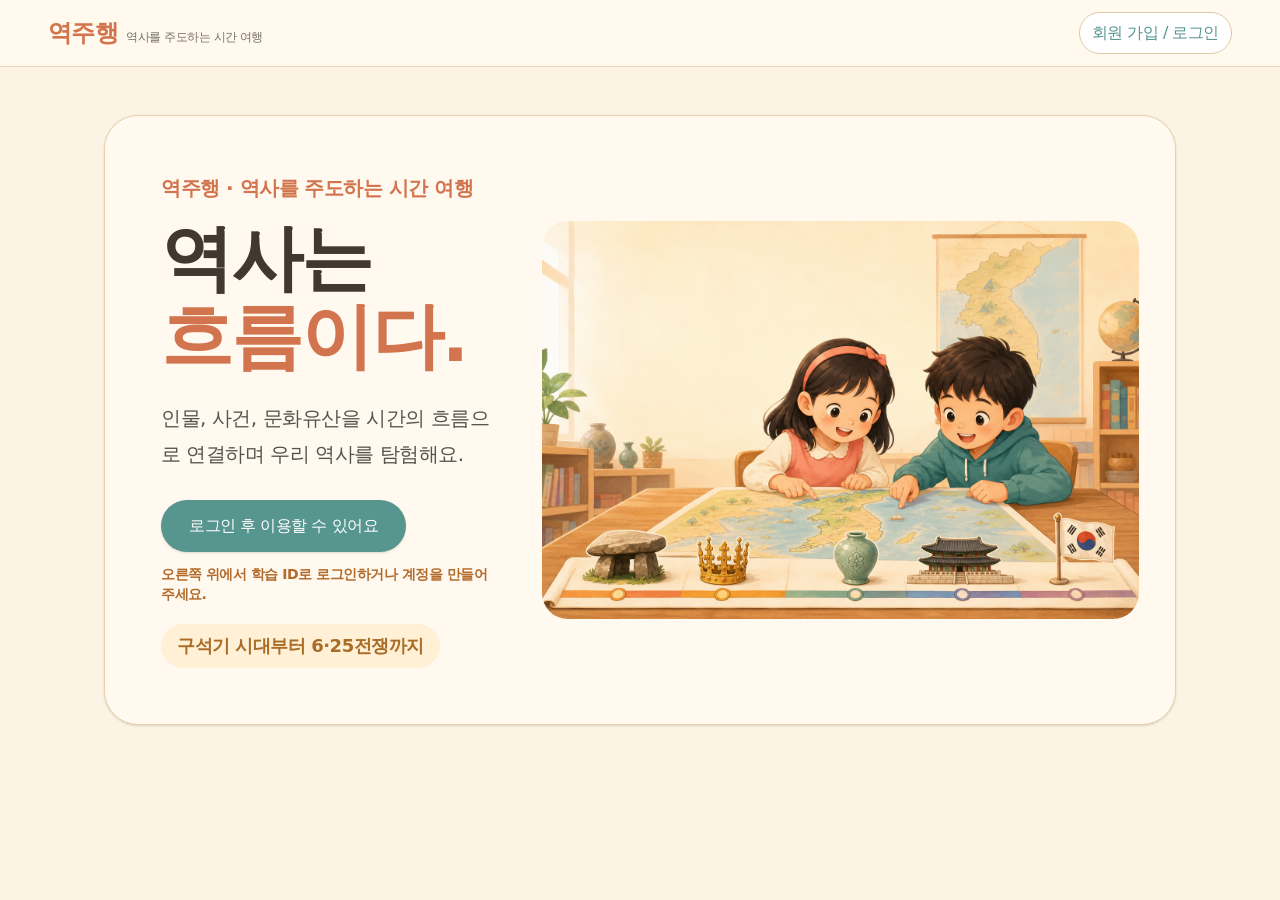
<file: index.html>
<!DOCTYPE html><html lang="ko"><head><meta charSet="utf-8"/><meta name="viewport" content="width=device-width, initial-scale=1"/><link rel="preload" as="image" href="/images/history-explorers-hero.png"/><link rel="stylesheet" href="/_next/static/chunks/029jyi-fhj072.css" data-precedence="next"/><link rel="preload" as="script" fetchPriority="low" href="/_next/static/chunks/0-t57aycj0uqz.js"/><script src="/_next/static/chunks/0.9kuvj2efgbu.js" async=""></script><script src="/_next/static/chunks/10mplx1qo1yfm.js" async=""></script><script src="/_next/static/chunks/turbopack-0pzf0-80nv63_.js" async=""></script><script src="/_next/static/chunks/0os4r2b_q-rny.js" async=""></script><script src="/_next/static/chunks/073_~iiivr_42.js" async=""></script><script src="/_next/static/chunks/0m0p8salj9phr.js" async=""></script><title>역주행 | 역사를 주도하는 시간 여행</title><meta name="description" content="초등 5학년 한국사를 시대·인물·사건·문화유산의 연결로 탐색하는 학습 웹앱"/><script src="/_next/static/chunks/03~yq9q893hmn.js" noModule=""></script></head><body><div hidden=""><!--$--><!--/$--></div><main class="min-h-screen bg-[#fbf3e4] text-[#41382e]"><header class="sticky top-0 z-30 flex flex-wrap items-center justify-between gap-3 border-b border-[#ead5b8] bg-[#fff9ef]/95 px-5 py-3 backdrop-blur md:px-12"><div><button type="button" class="text-left" aria-label="첫 화면으로 돌아가기"><b class="text-2xl tracking-tight text-[#d2744d]">역주행</b><span class="ml-2 text-xs text-stone-500">역사를 주도하는 시간 여행</span></button></div><div class="flex items-center gap-2"><div class="relative flex items-center gap-2"><button type="button" class="rounded-full border border-[#e0c9a8] bg-white px-3 py-2 text-xs font-black text-[#57958f] hover:bg-[#fff3df]">회원 가입 / 로그인</button></div></div></header><section class="mx-auto max-w-6xl px-5 py-8 md:px-10 md:py-12" aria-label="역주행 시작 화면"><div class="overflow-hidden rounded-[34px] border border-[#ead0aa] bg-[#fff9ef] shadow-sm"><div class="grid items-center gap-5 p-5 md:grid-cols-[.78fr_1.22fr] md:p-9"><div class="relative z-10 px-2 py-5 md:px-5"><p class="text-lg font-black leading-8 tracking-tight text-[#d2744d] md:text-xl">역주행 · 역사를 주도하는 시간 여행</p><h1 class="mt-4 text-6xl font-black leading-[1.08] tracking-tight text-[#41382e] md:text-7xl">역사는<br/><span class="text-[#d2744d]">흐름이다.</span></h1><p class="mt-6 max-w-md text-lg leading-8 text-stone-600 md:text-xl md:leading-9">인물, 사건, 문화유산을 시간의 흐름으로 연결하며 우리 역사를 탐험해요.</p><button type="button" class="mt-7 rounded-full bg-[#57958f] px-7 py-3.5 text-base font-black text-white shadow-sm transition hover:-translate-y-0.5 hover:bg-[#397e79] disabled:cursor-not-allowed disabled:opacity-60 md:text-lg">로그인 후 이용할 수 있어요</button><p class="mt-3 text-sm font-bold text-[#b36b2c]">오른쪽 위에서 학습 ID로 로그인하거나 계정을 만들어 주세요.</p><p class="mt-5 inline-flex rounded-full bg-[#fff0d6] px-4 py-2 text-base font-black text-[#aa6d28] md:text-lg">구석기 시대부터 6·25전쟁까지</p></div><div class="relative overflow-hidden rounded-[26px] bg-[#f7dfbb]"><img src="/images/history-explorers-hero.png" alt="남학생과 여학생이 한국사 지도와 연표를 함께 탐구하는 모습" class="h-full min-h-72 w-full object-cover"/></div></div></div></section></main><!--$--><!--/$--><script src="/_next/static/chunks/0-t57aycj0uqz.js" id="_R_" async=""></script><script>(self.__next_f=self.__next_f||[]).push([0])</script><script>self.__next_f.push([1,"1:\"$Sreact.fragment\"\n2:I[28270,[\"/_next/static/chunks/0os4r2b_q-rny.js\"],\"default\"]\n3:I[7640,[\"/_next/static/chunks/0os4r2b_q-rny.js\"],\"default\"]\n4:I[22789,[\"/_next/static/chunks/0os4r2b_q-rny.js\"],\"ClientPageRoot\"]\n5:I[31713,[\"/_next/static/chunks/0os4r2b_q-rny.js\",\"/_next/static/chunks/073_~iiivr_42.js\",\"/_next/static/chunks/0m0p8salj9phr.js\"],\"default\"]\n8:I[84080,[\"/_next/static/chunks/0os4r2b_q-rny.js\"],\"OutletBoundary\"]\n9:\"$Sreact.suspense\"\nb:I[84080,[\"/_next/static/chunks/0os4r2b_q-rny.js\"],\"ViewportBoundary\"]\nd:I[84080,[\"/_next/static/chunks/0os4r2b_q-rny.js\"],\"MetadataBoundary\"]\nf:I[48574,[\"/_next/static/chunks/0os4r2b_q-rny.js\"],\"default\",1]\n:HL[\"/_next/static/chunks/029jyi-fhj072.css\",\"style\"]\n"])</script><script>self.__next_f.push([1,"0:{\"P\":null,\"c\":[\"\",\"\"],\"q\":\"\",\"i\":false,\"f\":[[[\"\",{\"children\":[\"__PAGE__\",{}]},\"$undefined\",\"$undefined\",16],[[\"$\",\"$1\",\"c\",{\"children\":[[[\"$\",\"link\",\"0\",{\"rel\":\"stylesheet\",\"href\":\"/_next/static/chunks/029jyi-fhj072.css\",\"precedence\":\"next\",\"crossOrigin\":\"$undefined\",\"nonce\":\"$undefined\"}],[\"$\",\"script\",\"script-0\",{\"src\":\"/_next/static/chunks/0os4r2b_q-rny.js\",\"async\":true,\"nonce\":\"$undefined\"}]],[\"$\",\"html\",null,{\"lang\":\"ko\",\"children\":[\"$\",\"body\",null,{\"children\":[\"$\",\"$L2\",null,{\"parallelRouterKey\":\"children\",\"error\":\"$undefined\",\"errorStyles\":\"$undefined\",\"errorScripts\":\"$undefined\",\"template\":[\"$\",\"$L3\",null,{}],\"templateStyles\":\"$undefined\",\"templateScripts\":\"$undefined\",\"notFound\":[[[\"$\",\"title\",null,{\"children\":\"404: This page could not be found.\"}],[\"$\",\"div\",null,{\"style\":{\"fontFamily\":\"system-ui,\\\"Segoe UI\\\",Roboto,Helvetica,Arial,sans-serif,\\\"Apple Color Emoji\\\",\\\"Segoe UI Emoji\\\"\",\"height\":\"100vh\",\"textAlign\":\"center\",\"display\":\"flex\",\"flexDirection\":\"column\",\"alignItems\":\"center\",\"justifyContent\":\"center\"},\"children\":[\"$\",\"div\",null,{\"children\":[[\"$\",\"style\",null,{\"dangerouslySetInnerHTML\":{\"__html\":\"body{color:#000;background:#fff;margin:0}.next-error-h1{border-right:1px solid rgba(0,0,0,.3)}@media (prefers-color-scheme:dark){body{color:#fff;background:#000}.next-error-h1{border-right:1px solid rgba(255,255,255,.3)}}\"}}],[\"$\",\"h1\",null,{\"className\":\"next-error-h1\",\"style\":{\"display\":\"inline-block\",\"margin\":\"0 20px 0 0\",\"padding\":\"0 23px 0 0\",\"fontSize\":24,\"fontWeight\":500,\"verticalAlign\":\"top\",\"lineHeight\":\"49px\"},\"children\":404}],[\"$\",\"div\",null,{\"style\":{\"display\":\"inline-block\"},\"children\":[\"$\",\"h2\",null,{\"style\":{\"fontSize\":14,\"fontWeight\":400,\"lineHeight\":\"49px\",\"margin\":0},\"children\":\"This page could not be found.\"}]}]]}]}]],[]],\"forbidden\":\"$undefined\",\"unauthorized\":\"$undefined\"}]}]}]]}],{\"children\":[[\"$\",\"$1\",\"c\",{\"children\":[[\"$\",\"$L4\",null,{\"Component\":\"$5\",\"serverProvidedParams\":{\"searchParams\":{},\"params\":{},\"promises\":[\"$@6\",\"$@7\"]}}],[[\"$\",\"script\",\"script-0\",{\"src\":\"/_next/static/chunks/073_~iiivr_42.js\",\"async\":true,\"nonce\":\"$undefined\"}],[\"$\",\"script\",\"script-1\",{\"src\":\"/_next/static/chunks/0m0p8salj9phr.js\",\"async\":true,\"nonce\":\"$undefined\"}]],[\"$\",\"$L8\",null,{\"children\":[\"$\",\"$9\",null,{\"name\":\"Next.MetadataOutlet\",\"children\":\"$@a\"}]}]]}],{},null,false,null]},null,false,null],[\"$\",\"$1\",\"h\",{\"children\":[null,[\"$\",\"$Lb\",null,{\"children\":\"$Lc\"}],[\"$\",\"div\",null,{\"hidden\":true,\"children\":[\"$\",\"$Ld\",null,{\"children\":[\"$\",\"$9\",null,{\"name\":\"Next.Metadata\",\"children\":\"$Le\"}]}]}],null]}],false]],\"m\":\"$undefined\",\"G\":[\"$f\",[[\"$\",\"link\",\"0\",{\"rel\":\"stylesheet\",\"href\":\"/_next/static/chunks/029jyi-fhj072.css\",\"precedence\":\"next\",\"crossOrigin\":\"$undefined\",\"nonce\":\"$undefined\"}]]],\"S\":true,\"h\":null,\"s\":\"$undefined\",\"l\":\"$undefined\",\"p\":\"$undefined\",\"d\":\"$undefined\",\"b\":\"M64T6SNvIsupluQYLqr3H\"}\n"])</script><script>self.__next_f.push([1,"6:{}\n7:\"$0:f:0:1:1:children:0:props:children:0:props:serverProvidedParams:params\"\n"])</script><script>self.__next_f.push([1,"c:[[\"$\",\"meta\",\"0\",{\"charSet\":\"utf-8\"}],[\"$\",\"meta\",\"1\",{\"name\":\"viewport\",\"content\":\"width=device-width, initial-scale=1\"}]]\n"])</script><script>self.__next_f.push([1,"a:null\ne:[[\"$\",\"title\",\"0\",{\"children\":\"역주행 | 역사를 주도하는 시간 여행\"}],[\"$\",\"meta\",\"1\",{\"name\":\"description\",\"content\":\"초등 5학년 한국사를 시대·인물·사건·문화유산의 연결로 탐색하는 학습 웹앱\"}]]\n"])</script></body></html>
</file>
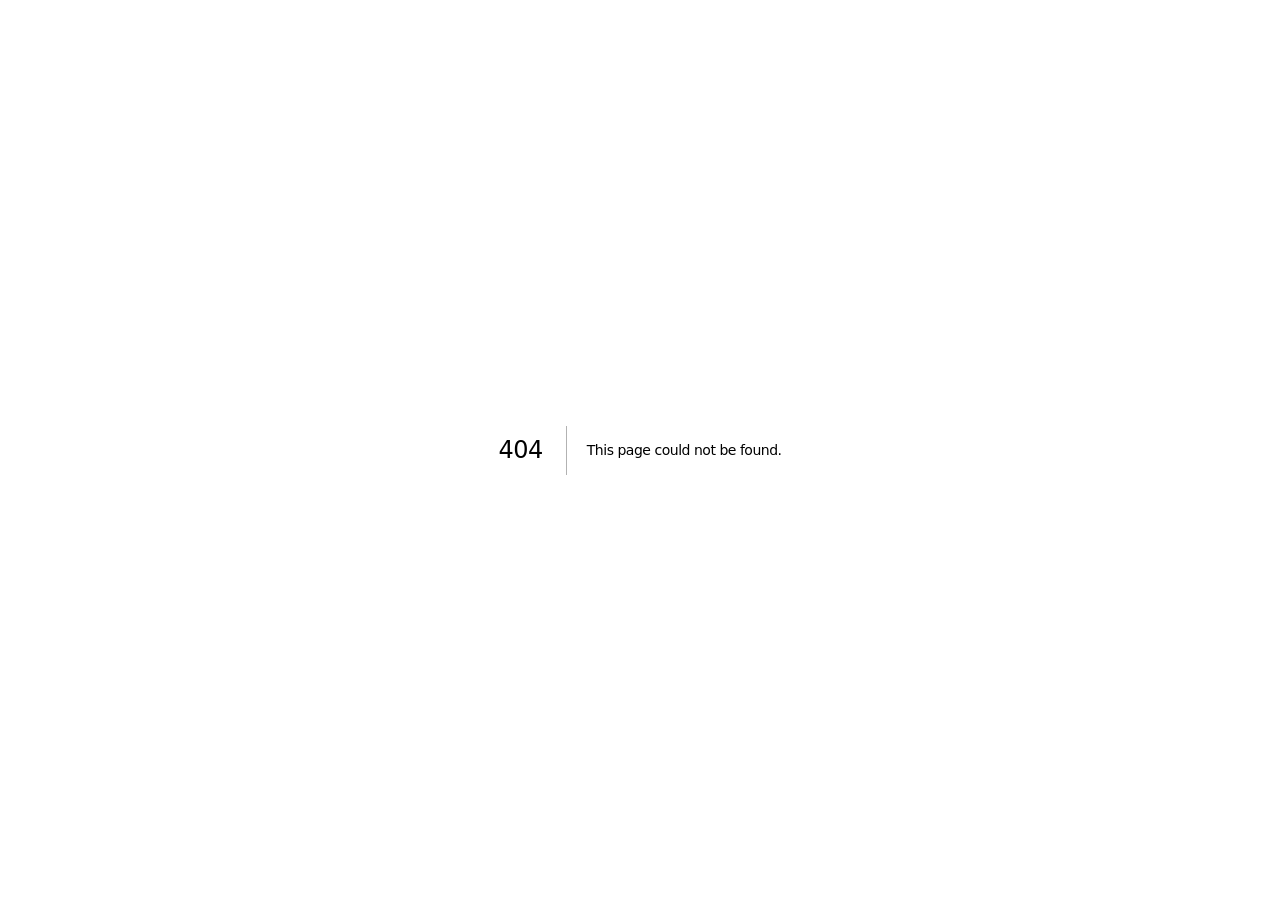
<file: 404/index.html>
<!DOCTYPE html><html lang="ko"><head><meta charSet="utf-8"/><meta name="viewport" content="width=device-width, initial-scale=1"/><link rel="stylesheet" href="/_next/static/chunks/029jyi-fhj072.css" data-precedence="next"/><link rel="preload" as="script" fetchPriority="low" href="/_next/static/chunks/0-t57aycj0uqz.js"/><script src="/_next/static/chunks/0.9kuvj2efgbu.js" async=""></script><script src="/_next/static/chunks/10mplx1qo1yfm.js" async=""></script><script src="/_next/static/chunks/turbopack-0pzf0-80nv63_.js" async=""></script><script src="/_next/static/chunks/0os4r2b_q-rny.js" async=""></script><meta name="robots" content="noindex"/><title>404: This page could not be found.</title><title>역주행 | 역사를 주도하는 시간 여행</title><meta name="description" content="초등 5학년 한국사를 시대·인물·사건·문화유산의 연결로 탐색하는 학습 웹앱"/><script src="/_next/static/chunks/03~yq9q893hmn.js" noModule=""></script></head><body><div hidden=""><!--$--><!--/$--></div><div style="font-family:system-ui,&quot;Segoe UI&quot;,Roboto,Helvetica,Arial,sans-serif,&quot;Apple Color Emoji&quot;,&quot;Segoe UI Emoji&quot;;height:100vh;text-align:center;display:flex;flex-direction:column;align-items:center;justify-content:center"><div><style>body{color:#000;background:#fff;margin:0}.next-error-h1{border-right:1px solid rgba(0,0,0,.3)}@media (prefers-color-scheme:dark){body{color:#fff;background:#000}.next-error-h1{border-right:1px solid rgba(255,255,255,.3)}}</style><h1 class="next-error-h1" style="display:inline-block;margin:0 20px 0 0;padding:0 23px 0 0;font-size:24px;font-weight:500;vertical-align:top;line-height:49px">404</h1><div style="display:inline-block"><h2 style="font-size:14px;font-weight:400;line-height:49px;margin:0">This page could not be found.</h2></div></div></div><!--$--><!--/$--><script src="/_next/static/chunks/0-t57aycj0uqz.js" id="_R_" async=""></script><script>(self.__next_f=self.__next_f||[]).push([0])</script><script>self.__next_f.push([1,"1:\"$Sreact.fragment\"\n2:I[28270,[\"/_next/static/chunks/0os4r2b_q-rny.js\"],\"default\"]\n3:I[7640,[\"/_next/static/chunks/0os4r2b_q-rny.js\"],\"default\"]\n4:I[84080,[\"/_next/static/chunks/0os4r2b_q-rny.js\"],\"OutletBoundary\"]\n5:\"$Sreact.suspense\"\n8:I[84080,[\"/_next/static/chunks/0os4r2b_q-rny.js\"],\"ViewportBoundary\"]\na:I[84080,[\"/_next/static/chunks/0os4r2b_q-rny.js\"],\"MetadataBoundary\"]\nc:I[48574,[\"/_next/static/chunks/0os4r2b_q-rny.js\"],\"default\",1]\n:HL[\"/_next/static/chunks/029jyi-fhj072.css\",\"style\"]\n"])</script><script>self.__next_f.push([1,"0:{\"P\":null,\"c\":[\"\",\"_not-found\",\"\"],\"q\":\"\",\"i\":false,\"f\":[[[\"\",{\"children\":[\"/_not-found\",{\"children\":[\"__PAGE__\",{}]}]},\"$undefined\",\"$undefined\",16],[[\"$\",\"$1\",\"c\",{\"children\":[[[\"$\",\"link\",\"0\",{\"rel\":\"stylesheet\",\"href\":\"/_next/static/chunks/029jyi-fhj072.css\",\"precedence\":\"next\",\"crossOrigin\":\"$undefined\",\"nonce\":\"$undefined\"}],[\"$\",\"script\",\"script-0\",{\"src\":\"/_next/static/chunks/0os4r2b_q-rny.js\",\"async\":true,\"nonce\":\"$undefined\"}]],[\"$\",\"html\",null,{\"lang\":\"ko\",\"children\":[\"$\",\"body\",null,{\"children\":[\"$\",\"$L2\",null,{\"parallelRouterKey\":\"children\",\"error\":\"$undefined\",\"errorStyles\":\"$undefined\",\"errorScripts\":\"$undefined\",\"template\":[\"$\",\"$L3\",null,{}],\"templateStyles\":\"$undefined\",\"templateScripts\":\"$undefined\",\"notFound\":[[[\"$\",\"title\",null,{\"children\":\"404: This page could not be found.\"}],[\"$\",\"div\",null,{\"style\":{\"fontFamily\":\"system-ui,\\\"Segoe UI\\\",Roboto,Helvetica,Arial,sans-serif,\\\"Apple Color Emoji\\\",\\\"Segoe UI Emoji\\\"\",\"height\":\"100vh\",\"textAlign\":\"center\",\"display\":\"flex\",\"flexDirection\":\"column\",\"alignItems\":\"center\",\"justifyContent\":\"center\"},\"children\":[\"$\",\"div\",null,{\"children\":[[\"$\",\"style\",null,{\"dangerouslySetInnerHTML\":{\"__html\":\"body{color:#000;background:#fff;margin:0}.next-error-h1{border-right:1px solid rgba(0,0,0,.3)}@media (prefers-color-scheme:dark){body{color:#fff;background:#000}.next-error-h1{border-right:1px solid rgba(255,255,255,.3)}}\"}}],[\"$\",\"h1\",null,{\"className\":\"next-error-h1\",\"style\":{\"display\":\"inline-block\",\"margin\":\"0 20px 0 0\",\"padding\":\"0 23px 0 0\",\"fontSize\":24,\"fontWeight\":500,\"verticalAlign\":\"top\",\"lineHeight\":\"49px\"},\"children\":404}],[\"$\",\"div\",null,{\"style\":{\"display\":\"inline-block\"},\"children\":[\"$\",\"h2\",null,{\"style\":{\"fontSize\":14,\"fontWeight\":400,\"lineHeight\":\"49px\",\"margin\":0},\"children\":\"This page could not be found.\"}]}]]}]}]],[]],\"forbidden\":\"$undefined\",\"unauthorized\":\"$undefined\"}]}]}]]}],{\"children\":[[\"$\",\"$1\",\"c\",{\"children\":[null,[\"$\",\"$L2\",null,{\"parallelRouterKey\":\"children\",\"error\":\"$undefined\",\"errorStyles\":\"$undefined\",\"errorScripts\":\"$undefined\",\"template\":[\"$\",\"$L3\",null,{}],\"templateStyles\":\"$undefined\",\"templateScripts\":\"$undefined\",\"notFound\":\"$undefined\",\"forbidden\":\"$undefined\",\"unauthorized\":\"$undefined\"}]]}],{\"children\":[[\"$\",\"$1\",\"c\",{\"children\":[[[\"$\",\"title\",null,{\"children\":\"404: This page could not be found.\"}],[\"$\",\"div\",null,{\"style\":\"$0:f:0:1:0:props:children:1:props:children:props:children:props:notFound:0:1:props:style\",\"children\":[\"$\",\"div\",null,{\"children\":[[\"$\",\"style\",null,{\"dangerouslySetInnerHTML\":{\"__html\":\"body{color:#000;background:#fff;margin:0}.next-error-h1{border-right:1px solid rgba(0,0,0,.3)}@media (prefers-color-scheme:dark){body{color:#fff;background:#000}.next-error-h1{border-right:1px solid rgba(255,255,255,.3)}}\"}}],[\"$\",\"h1\",null,{\"className\":\"next-error-h1\",\"style\":\"$0:f:0:1:0:props:children:1:props:children:props:children:props:notFound:0:1:props:children:props:children:1:props:style\",\"children\":404}],[\"$\",\"div\",null,{\"style\":\"$0:f:0:1:0:props:children:1:props:children:props:children:props:notFound:0:1:props:children:props:children:2:props:style\",\"children\":[\"$\",\"h2\",null,{\"style\":\"$0:f:0:1:0:props:children:1:props:children:props:children:props:notFound:0:1:props:children:props:children:2:props:children:props:style\",\"children\":\"This page could not be found.\"}]}]]}]}]],null,[\"$\",\"$L4\",null,{\"children\":[\"$\",\"$5\",null,{\"name\":\"Next.MetadataOutlet\",\"children\":\"$@6\"}]}]]}],{},null,false,null]},null,false,\"$@7\"]},null,false,null],[\"$\",\"$1\",\"h\",{\"children\":[[\"$\",\"meta\",null,{\"name\":\"robots\",\"content\":\"noindex\"}],[\"$\",\"$L8\",null,{\"children\":\"$L9\"}],[\"$\",\"div\",null,{\"hidden\":true,\"children\":[\"$\",\"$La\",null,{\"children\":[\"$\",\"$5\",null,{\"name\":\"Next.Metadata\",\"children\":\"$Lb\"}]}]}],null]}],false]],\"m\":\"$undefined\",\"G\":[\"$c\",[[\"$\",\"link\",\"0\",{\"rel\":\"stylesheet\",\"href\":\"/_next/static/chunks/029jyi-fhj072.css\",\"precedence\":\"next\",\"crossOrigin\":\"$undefined\",\"nonce\":\"$undefined\"}]]],\"S\":true,\"h\":null,\"s\":\"$undefined\",\"l\":\"$undefined\",\"p\":\"$undefined\",\"d\":\"$undefined\",\"b\":\"M64T6SNvIsupluQYLqr3H\"}\n"])</script><script>self.__next_f.push([1,"d:[]\n7:\"$Wd\"\n"])</script><script>self.__next_f.push([1,"9:[[\"$\",\"meta\",\"0\",{\"charSet\":\"utf-8\"}],[\"$\",\"meta\",\"1\",{\"name\":\"viewport\",\"content\":\"width=device-width, initial-scale=1\"}]]\n"])</script><script>self.__next_f.push([1,"6:null\nb:[[\"$\",\"title\",\"0\",{\"children\":\"역주행 | 역사를 주도하는 시간 여행\"}],[\"$\",\"meta\",\"1\",{\"name\":\"description\",\"content\":\"초등 5학년 한국사를 시대·인물·사건·문화유산의 연결로 탐색하는 학습 웹앱\"}]]\n"])</script></body></html>
</file>
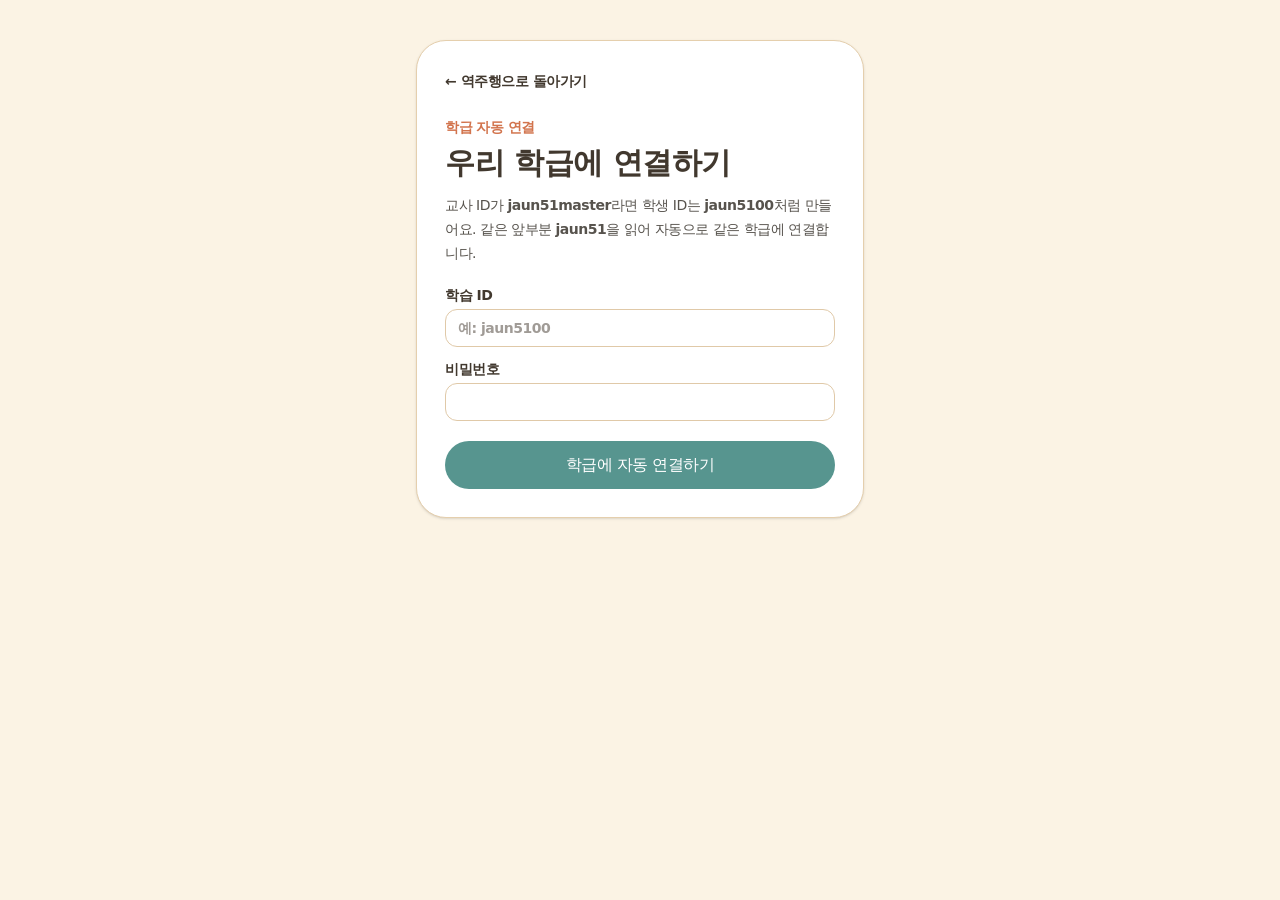
<file: join/index.html>
<!DOCTYPE html><html lang="ko"><head><meta charSet="utf-8"/><meta name="viewport" content="width=device-width, initial-scale=1"/><link rel="stylesheet" href="/_next/static/chunks/029jyi-fhj072.css" data-precedence="next"/><link rel="preload" as="script" fetchPriority="low" href="/_next/static/chunks/0-t57aycj0uqz.js"/><script src="/_next/static/chunks/0.9kuvj2efgbu.js" async=""></script><script src="/_next/static/chunks/10mplx1qo1yfm.js" async=""></script><script src="/_next/static/chunks/turbopack-0pzf0-80nv63_.js" async=""></script><script src="/_next/static/chunks/0os4r2b_q-rny.js" async=""></script><script src="/_next/static/chunks/00c-w05y_5ysi.js" async=""></script><title>역주행 | 역사를 주도하는 시간 여행</title><meta name="description" content="초등 5학년 한국사를 시대·인물·사건·문화유산의 연결로 탐색하는 학습 웹앱"/><script src="/_next/static/chunks/03~yq9q893hmn.js" noModule=""></script></head><body><div hidden=""><!--$--><!--/$--></div><main class="min-h-screen bg-[#fbf3e4] px-5 py-10 text-[#41382e]"><section class="mx-auto max-w-md rounded-[30px] border border-[#e5cfad] bg-white p-7 shadow-sm"><a href="/" class="text-sm font-black text-[#57958f]">← 역주행으로 돌아가기</a><p class="mt-6 text-sm font-bold text-[#d2744d]">학급 자동 연결</p><h1 class="mt-2 text-3xl font-black">우리 학급에 연결하기</h1><p class="mt-3 text-sm leading-6 text-stone-600">교사 ID가 <b>jaun51master</b>라면 학생 ID는 <b>jaun5100</b>처럼 만들어요. 같은 앞부분 <b>jaun51</b>을 읽어 자동으로 같은 학급에 연결합니다.</p><label class="mt-5 block text-sm font-bold">학습 ID<input placeholder="예: jaun5100" class="mt-1 w-full rounded-xl border border-[#e0c9a8] px-3 py-2" value=""/></label><label class="mt-3 block text-sm font-bold">비밀번호<input type="password" class="mt-1 w-full rounded-xl border border-[#e0c9a8] px-3 py-2" value=""/></label><button class="mt-5 w-full rounded-full bg-[#57958f] px-4 py-3 font-black text-white disabled:opacity-60">학급에 자동 연결하기</button></section></main><!--$--><!--/$--><script src="/_next/static/chunks/0-t57aycj0uqz.js" id="_R_" async=""></script><script>(self.__next_f=self.__next_f||[]).push([0])</script><script>self.__next_f.push([1,"1:\"$Sreact.fragment\"\n2:I[28270,[\"/_next/static/chunks/0os4r2b_q-rny.js\"],\"default\"]\n3:I[7640,[\"/_next/static/chunks/0os4r2b_q-rny.js\"],\"default\"]\n4:I[22789,[\"/_next/static/chunks/0os4r2b_q-rny.js\"],\"ClientPageRoot\"]\n5:I[7103,[\"/_next/static/chunks/0os4r2b_q-rny.js\",\"/_next/static/chunks/00c-w05y_5ysi.js\"],\"default\"]\n8:I[84080,[\"/_next/static/chunks/0os4r2b_q-rny.js\"],\"OutletBoundary\"]\n9:\"$Sreact.suspense\"\nc:I[84080,[\"/_next/static/chunks/0os4r2b_q-rny.js\"],\"ViewportBoundary\"]\ne:I[84080,[\"/_next/static/chunks/0os4r2b_q-rny.js\"],\"MetadataBoundary\"]\n10:I[48574,[\"/_next/static/chunks/0os4r2b_q-rny.js\"],\"default\",1]\n:HL[\"/_next/static/chunks/029jyi-fhj072.css\",\"style\"]\n"])</script><script>self.__next_f.push([1,"0:{\"P\":null,\"c\":[\"\",\"join\",\"\"],\"q\":\"\",\"i\":false,\"f\":[[[\"\",{\"children\":[\"join\",{\"children\":[\"__PAGE__\",{}]}]},\"$undefined\",\"$undefined\",16],[[\"$\",\"$1\",\"c\",{\"children\":[[[\"$\",\"link\",\"0\",{\"rel\":\"stylesheet\",\"href\":\"/_next/static/chunks/029jyi-fhj072.css\",\"precedence\":\"next\",\"crossOrigin\":\"$undefined\",\"nonce\":\"$undefined\"}],[\"$\",\"script\",\"script-0\",{\"src\":\"/_next/static/chunks/0os4r2b_q-rny.js\",\"async\":true,\"nonce\":\"$undefined\"}]],[\"$\",\"html\",null,{\"lang\":\"ko\",\"children\":[\"$\",\"body\",null,{\"children\":[\"$\",\"$L2\",null,{\"parallelRouterKey\":\"children\",\"error\":\"$undefined\",\"errorStyles\":\"$undefined\",\"errorScripts\":\"$undefined\",\"template\":[\"$\",\"$L3\",null,{}],\"templateStyles\":\"$undefined\",\"templateScripts\":\"$undefined\",\"notFound\":[[[\"$\",\"title\",null,{\"children\":\"404: This page could not be found.\"}],[\"$\",\"div\",null,{\"style\":{\"fontFamily\":\"system-ui,\\\"Segoe UI\\\",Roboto,Helvetica,Arial,sans-serif,\\\"Apple Color Emoji\\\",\\\"Segoe UI Emoji\\\"\",\"height\":\"100vh\",\"textAlign\":\"center\",\"display\":\"flex\",\"flexDirection\":\"column\",\"alignItems\":\"center\",\"justifyContent\":\"center\"},\"children\":[\"$\",\"div\",null,{\"children\":[[\"$\",\"style\",null,{\"dangerouslySetInnerHTML\":{\"__html\":\"body{color:#000;background:#fff;margin:0}.next-error-h1{border-right:1px solid rgba(0,0,0,.3)}@media (prefers-color-scheme:dark){body{color:#fff;background:#000}.next-error-h1{border-right:1px solid rgba(255,255,255,.3)}}\"}}],[\"$\",\"h1\",null,{\"className\":\"next-error-h1\",\"style\":{\"display\":\"inline-block\",\"margin\":\"0 20px 0 0\",\"padding\":\"0 23px 0 0\",\"fontSize\":24,\"fontWeight\":500,\"verticalAlign\":\"top\",\"lineHeight\":\"49px\"},\"children\":404}],[\"$\",\"div\",null,{\"style\":{\"display\":\"inline-block\"},\"children\":[\"$\",\"h2\",null,{\"style\":{\"fontSize\":14,\"fontWeight\":400,\"lineHeight\":\"49px\",\"margin\":0},\"children\":\"This page could not be found.\"}]}]]}]}]],[]],\"forbidden\":\"$undefined\",\"unauthorized\":\"$undefined\"}]}]}]]}],{\"children\":[[\"$\",\"$1\",\"c\",{\"children\":[null,[\"$\",\"$L2\",null,{\"parallelRouterKey\":\"children\",\"error\":\"$undefined\",\"errorStyles\":\"$undefined\",\"errorScripts\":\"$undefined\",\"template\":[\"$\",\"$L3\",null,{}],\"templateStyles\":\"$undefined\",\"templateScripts\":\"$undefined\",\"notFound\":\"$undefined\",\"forbidden\":\"$undefined\",\"unauthorized\":\"$undefined\"}]]}],{\"children\":[[\"$\",\"$1\",\"c\",{\"children\":[[\"$\",\"$L4\",null,{\"Component\":\"$5\",\"serverProvidedParams\":{\"searchParams\":{},\"params\":{},\"promises\":[\"$@6\",\"$@7\"]}}],[[\"$\",\"script\",\"script-0\",{\"src\":\"/_next/static/chunks/00c-w05y_5ysi.js\",\"async\":true,\"nonce\":\"$undefined\"}]],[\"$\",\"$L8\",null,{\"children\":[\"$\",\"$9\",null,{\"name\":\"Next.MetadataOutlet\",\"children\":\"$@a\"}]}]]}],{},null,false,null]},null,false,\"$@b\"]},null,false,null],[\"$\",\"$1\",\"h\",{\"children\":[null,[\"$\",\"$Lc\",null,{\"children\":\"$Ld\"}],[\"$\",\"div\",null,{\"hidden\":true,\"children\":[\"$\",\"$Le\",null,{\"children\":[\"$\",\"$9\",null,{\"name\":\"Next.Metadata\",\"children\":\"$Lf\"}]}]}],null]}],false]],\"m\":\"$undefined\",\"G\":[\"$10\",[[\"$\",\"link\",\"0\",{\"rel\":\"stylesheet\",\"href\":\"/_next/static/chunks/029jyi-fhj072.css\",\"precedence\":\"next\",\"crossOrigin\":\"$undefined\",\"nonce\":\"$undefined\"}]]],\"S\":true,\"h\":null,\"s\":\"$undefined\",\"l\":\"$undefined\",\"p\":\"$undefined\",\"d\":\"$undefined\",\"b\":\"M64T6SNvIsupluQYLqr3H\"}\n"])</script><script>self.__next_f.push([1,"11:[]\nb:\"$W11\"\n6:{}\n7:\"$0:f:0:1:1:children:1:children:0:props:children:0:props:serverProvidedParams:params\"\n"])</script><script>self.__next_f.push([1,"d:[[\"$\",\"meta\",\"0\",{\"charSet\":\"utf-8\"}],[\"$\",\"meta\",\"1\",{\"name\":\"viewport\",\"content\":\"width=device-width, initial-scale=1\"}]]\n"])</script><script>self.__next_f.push([1,"a:null\nf:[[\"$\",\"title\",\"0\",{\"children\":\"역주행 | 역사를 주도하는 시간 여행\"}],[\"$\",\"meta\",\"1\",{\"name\":\"description\",\"content\":\"초등 5학년 한국사를 시대·인물·사건·문화유산의 연결로 탐색하는 학습 웹앱\"}]]\n"])</script></body></html>
</file>
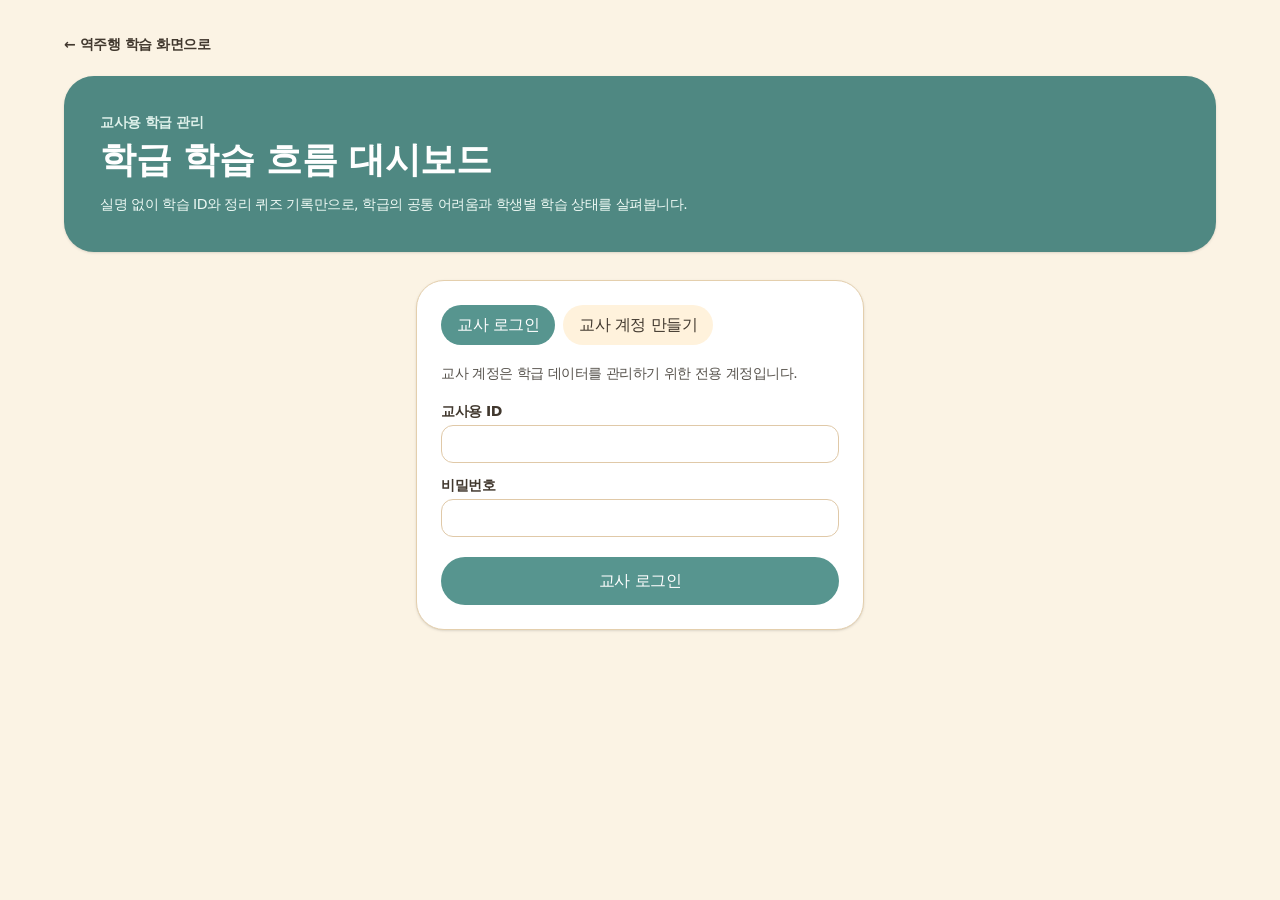
<file: teacher/index.html>
<!DOCTYPE html><html lang="ko"><head><meta charSet="utf-8"/><meta name="viewport" content="width=device-width, initial-scale=1"/><link rel="stylesheet" href="/_next/static/chunks/029jyi-fhj072.css" data-precedence="next"/><link rel="preload" as="script" fetchPriority="low" href="/_next/static/chunks/0-t57aycj0uqz.js"/><script src="/_next/static/chunks/0.9kuvj2efgbu.js" async=""></script><script src="/_next/static/chunks/10mplx1qo1yfm.js" async=""></script><script src="/_next/static/chunks/turbopack-0pzf0-80nv63_.js" async=""></script><script src="/_next/static/chunks/0os4r2b_q-rny.js" async=""></script><script src="/_next/static/chunks/0yk7ptcfb_xud.js" async=""></script><title>역주행 | 역사를 주도하는 시간 여행</title><meta name="description" content="초등 5학년 한국사를 시대·인물·사건·문화유산의 연결로 탐색하는 학습 웹앱"/><script src="/_next/static/chunks/03~yq9q893hmn.js" noModule=""></script></head><body><div hidden=""><!--$--><!--/$--></div><main class="min-h-screen bg-[#fbf3e4] px-5 py-8 text-[#41382e] md:px-10"><div class="mx-auto max-w-6xl"><a href="/" class="text-sm font-black text-[#57958f]">← 역주행 학습 화면으로</a><header class="mt-5 rounded-[30px] bg-[#4f8882] p-7 text-white shadow-sm md:p-9"><p class="text-sm font-bold text-[#dff1eb]">교사용 학급 관리</p><h1 class="mt-2 text-3xl font-black md:text-4xl">학급 학습 흐름 대시보드</h1><p class="mt-3 max-w-2xl text-sm leading-6 text-[#edf9f4]">실명 없이 학습 ID와 정리 퀴즈 기록만으로, 학급의 공통 어려움과 학생별 학습 상태를 살펴봅니다.</p></header><section class="mx-auto mt-7 max-w-md rounded-[28px] border border-[#e4cfad] bg-white p-6 shadow-sm"><div class="flex gap-2"><button class="rounded-full px-4 py-2 text-sm font-black bg-[#57958f] text-white">교사 로그인</button><button class="rounded-full px-4 py-2 text-sm font-black bg-[#fff2dc]">교사 계정 만들기</button></div><p class="mt-4 text-sm leading-6 text-stone-600">교사 계정은 학급 데이터를 관리하기 위한 전용 계정입니다.</p><label class="mt-4 block text-sm font-bold">교사용 ID<input class="mt-1 w-full rounded-xl border border-[#e0c9a8] px-3 py-2" value=""/></label><label class="mt-3 block text-sm font-bold">비밀번호<input type="password" class="mt-1 w-full rounded-xl border border-[#e0c9a8] px-3 py-2" value=""/></label><button class="mt-5 w-full rounded-full bg-[#57958f] px-4 py-3 font-black text-white disabled:opacity-60">교사 로그인</button></section></div></main><!--$--><!--/$--><script src="/_next/static/chunks/0-t57aycj0uqz.js" id="_R_" async=""></script><script>(self.__next_f=self.__next_f||[]).push([0])</script><script>self.__next_f.push([1,"1:\"$Sreact.fragment\"\n2:I[28270,[\"/_next/static/chunks/0os4r2b_q-rny.js\"],\"default\"]\n3:I[7640,[\"/_next/static/chunks/0os4r2b_q-rny.js\"],\"default\"]\n4:I[25948,[\"/_next/static/chunks/0os4r2b_q-rny.js\",\"/_next/static/chunks/0yk7ptcfb_xud.js\"],\"default\"]\n5:I[84080,[\"/_next/static/chunks/0os4r2b_q-rny.js\"],\"OutletBoundary\"]\n6:\"$Sreact.suspense\"\n9:I[84080,[\"/_next/static/chunks/0os4r2b_q-rny.js\"],\"ViewportBoundary\"]\nb:I[84080,[\"/_next/static/chunks/0os4r2b_q-rny.js\"],\"MetadataBoundary\"]\nd:I[48574,[\"/_next/static/chunks/0os4r2b_q-rny.js\"],\"default\",1]\n:HL[\"/_next/static/chunks/029jyi-fhj072.css\",\"style\"]\n"])</script><script>self.__next_f.push([1,"0:{\"P\":null,\"c\":[\"\",\"teacher\",\"\"],\"q\":\"\",\"i\":false,\"f\":[[[\"\",{\"children\":[\"teacher\",{\"children\":[\"__PAGE__\",{}]}]},\"$undefined\",\"$undefined\",16],[[\"$\",\"$1\",\"c\",{\"children\":[[[\"$\",\"link\",\"0\",{\"rel\":\"stylesheet\",\"href\":\"/_next/static/chunks/029jyi-fhj072.css\",\"precedence\":\"next\",\"crossOrigin\":\"$undefined\",\"nonce\":\"$undefined\"}],[\"$\",\"script\",\"script-0\",{\"src\":\"/_next/static/chunks/0os4r2b_q-rny.js\",\"async\":true,\"nonce\":\"$undefined\"}]],[\"$\",\"html\",null,{\"lang\":\"ko\",\"children\":[\"$\",\"body\",null,{\"children\":[\"$\",\"$L2\",null,{\"parallelRouterKey\":\"children\",\"error\":\"$undefined\",\"errorStyles\":\"$undefined\",\"errorScripts\":\"$undefined\",\"template\":[\"$\",\"$L3\",null,{}],\"templateStyles\":\"$undefined\",\"templateScripts\":\"$undefined\",\"notFound\":[[[\"$\",\"title\",null,{\"children\":\"404: This page could not be found.\"}],[\"$\",\"div\",null,{\"style\":{\"fontFamily\":\"system-ui,\\\"Segoe UI\\\",Roboto,Helvetica,Arial,sans-serif,\\\"Apple Color Emoji\\\",\\\"Segoe UI Emoji\\\"\",\"height\":\"100vh\",\"textAlign\":\"center\",\"display\":\"flex\",\"flexDirection\":\"column\",\"alignItems\":\"center\",\"justifyContent\":\"center\"},\"children\":[\"$\",\"div\",null,{\"children\":[[\"$\",\"style\",null,{\"dangerouslySetInnerHTML\":{\"__html\":\"body{color:#000;background:#fff;margin:0}.next-error-h1{border-right:1px solid rgba(0,0,0,.3)}@media (prefers-color-scheme:dark){body{color:#fff;background:#000}.next-error-h1{border-right:1px solid rgba(255,255,255,.3)}}\"}}],[\"$\",\"h1\",null,{\"className\":\"next-error-h1\",\"style\":{\"display\":\"inline-block\",\"margin\":\"0 20px 0 0\",\"padding\":\"0 23px 0 0\",\"fontSize\":24,\"fontWeight\":500,\"verticalAlign\":\"top\",\"lineHeight\":\"49px\"},\"children\":404}],[\"$\",\"div\",null,{\"style\":{\"display\":\"inline-block\"},\"children\":[\"$\",\"h2\",null,{\"style\":{\"fontSize\":14,\"fontWeight\":400,\"lineHeight\":\"49px\",\"margin\":0},\"children\":\"This page could not be found.\"}]}]]}]}]],[]],\"forbidden\":\"$undefined\",\"unauthorized\":\"$undefined\"}]}]}]]}],{\"children\":[[\"$\",\"$1\",\"c\",{\"children\":[null,[\"$\",\"$L2\",null,{\"parallelRouterKey\":\"children\",\"error\":\"$undefined\",\"errorStyles\":\"$undefined\",\"errorScripts\":\"$undefined\",\"template\":[\"$\",\"$L3\",null,{}],\"templateStyles\":\"$undefined\",\"templateScripts\":\"$undefined\",\"notFound\":\"$undefined\",\"forbidden\":\"$undefined\",\"unauthorized\":\"$undefined\"}]]}],{\"children\":[[\"$\",\"$1\",\"c\",{\"children\":[[\"$\",\"$L4\",null,{}],[[\"$\",\"script\",\"script-0\",{\"src\":\"/_next/static/chunks/0yk7ptcfb_xud.js\",\"async\":true,\"nonce\":\"$undefined\"}]],[\"$\",\"$L5\",null,{\"children\":[\"$\",\"$6\",null,{\"name\":\"Next.MetadataOutlet\",\"children\":\"$@7\"}]}]]}],{},null,false,null]},null,false,\"$@8\"]},null,false,null],[\"$\",\"$1\",\"h\",{\"children\":[null,[\"$\",\"$L9\",null,{\"children\":\"$La\"}],[\"$\",\"div\",null,{\"hidden\":true,\"children\":[\"$\",\"$Lb\",null,{\"children\":[\"$\",\"$6\",null,{\"name\":\"Next.Metadata\",\"children\":\"$Lc\"}]}]}],null]}],false]],\"m\":\"$undefined\",\"G\":[\"$d\",[[\"$\",\"link\",\"0\",{\"rel\":\"stylesheet\",\"href\":\"/_next/static/chunks/029jyi-fhj072.css\",\"precedence\":\"next\",\"crossOrigin\":\"$undefined\",\"nonce\":\"$undefined\"}]]],\"S\":true,\"h\":null,\"s\":\"$undefined\",\"l\":\"$undefined\",\"p\":\"$undefined\",\"d\":\"$undefined\",\"b\":\"M64T6SNvIsupluQYLqr3H\"}\n"])</script><script>self.__next_f.push([1,"e:[]\n8:\"$We\"\n"])</script><script>self.__next_f.push([1,"a:[[\"$\",\"meta\",\"0\",{\"charSet\":\"utf-8\"}],[\"$\",\"meta\",\"1\",{\"name\":\"viewport\",\"content\":\"width=device-width, initial-scale=1\"}]]\n"])</script><script>self.__next_f.push([1,"7:null\nc:[[\"$\",\"title\",\"0\",{\"children\":\"역주행 | 역사를 주도하는 시간 여행\"}],[\"$\",\"meta\",\"1\",{\"name\":\"description\",\"content\":\"초등 5학년 한국사를 시대·인물·사건·문화유산의 연결로 탐색하는 학습 웹앱\"}]]\n"])</script></body></html>
</file>
<file: _next/static/chunks/029jyi-fhj072.css>
@layer properties{@supports (((-webkit-hyphens:none)) and (not (margin-trim:inline))) or ((-moz-orient:inline) and (not (color:rgb(from red r g b)))){*,:before,:after,::backdrop{--tw-translate-x:0;--tw-translate-y:0;--tw-translate-z:0;--tw-space-y-reverse:0;--tw-divide-y-reverse:0;--tw-border-style:solid;--tw-gradient-position:initial;--tw-gradient-from:#0000;--tw-gradient-via:#0000;--tw-gradient-to:#0000;--tw-gradient-stops:initial;--tw-gradient-via-stops:initial;--tw-gradient-from-position:0%;--tw-gradient-via-position:50%;--tw-gradient-to-position:100%;--tw-leading:initial;--tw-font-weight:initial;--tw-tracking:initial;--tw-shadow:0 0 #0000;--tw-shadow-color:initial;--tw-shadow-alpha:100%;--tw-inset-shadow:0 0 #0000;--tw-inset-shadow-color:initial;--tw-inset-shadow-alpha:100%;--tw-ring-color:initial;--tw-ring-shadow:0 0 #0000;--tw-inset-ring-color:initial;--tw-inset-ring-shadow:0 0 #0000;--tw-ring-inset:initial;--tw-ring-offset-width:0px;--tw-ring-offset-color:#fff;--tw-ring-offset-shadow:0 0 #0000;--tw-backdrop-blur:initial;--tw-backdrop-brightness:initial;--tw-backdrop-contrast:initial;--tw-backdrop-grayscale:initial;--tw-backdrop-hue-rotate:initial;--tw-backdrop-invert:initial;--tw-backdrop-opacity:initial;--tw-backdrop-saturate:initial;--tw-backdrop-sepia:initial}}}@layer theme{:root,:host{--font-sans:ui-sans-serif, system-ui, sans-serif, "Apple Color Emoji", "Segoe UI Emoji", "Segoe UI Symbol", "Noto Color Emoji";--font-mono:ui-monospace, SFMono-Regular, Menlo, Monaco, Consolas, "Liberation Mono", "Courier New", monospace;--color-orange-50:#fff7ed;--color-orange-100:#ffedd5;--color-stone-500:#79716b;--color-stone-600:#57534d;--color-stone-700:#44403b;--color-stone-800:#292524;--color-white:#fff;--spacing:.25rem;--container-md:28rem;--container-xl:36rem;--container-2xl:42rem;--container-4xl:56rem;--container-6xl:72rem;--text-xs:.75rem;--text-xs--line-height:calc(1 / .75);--text-sm:.875rem;--text-sm--line-height:calc(1.25 / .875);--text-base:1rem;--text-base--line-height:calc(1.5 / 1);--text-lg:1.125rem;--text-lg--line-height:calc(1.75 / 1.125);--text-xl:1.25rem;--text-xl--line-height:calc(1.75 / 1.25);--text-2xl:1.5rem;--text-2xl--line-height:calc(2 / 1.5);--text-3xl:1.875rem;--text-3xl--line-height:calc(2.25 / 1.875);--text-4xl:2.25rem;--text-4xl--line-height:calc(2.5 / 2.25);--text-5xl:3rem;--text-5xl--line-height:1;--text-6xl:3.75rem;--text-6xl--line-height:1;--text-7xl:4.5rem;--text-7xl--line-height:1;--font-weight-semibold:600;--font-weight-bold:700;--font-weight-black:900;--tracking-tight:-.025em;--tracking-wide:.025em;--leading-tight:1.25;--radius-xl:.75rem;--radius-2xl:1rem;--radius-3xl:1.5rem;--default-transition-duration:.15s;--default-transition-timing-function:cubic-bezier(.4, 0, .2, 1);--default-font-family:var(--font-sans);--default-mono-font-family:var(--font-mono)}@supports (color:lab(0% 0 0)){:root,:host{--color-orange-50:lab(97.7008% 1.53738 5.90646);--color-orange-100:lab(94.7127% 3.58391 14.3151);--color-stone-500:lab(48.1164% 2.35698 4.26853);--color-stone-600:lab(35.5168% 1.08606 4.07829);--color-stone-700:lab(27.3812% 1.32917 3.57789);--color-stone-800:lab(15.0353% 1.96067 1.53427)}}}@layer base{*,:after,:before,::backdrop{box-sizing:border-box;border:0 solid;margin:0;padding:0}::file-selector-button{box-sizing:border-box;border:0 solid;margin:0;padding:0}html,:host{-webkit-text-size-adjust:100%;tab-size:4;line-height:1.5;font-family:var(--default-font-family,ui-sans-serif, system-ui, sans-serif, "Apple Color Emoji", "Segoe UI Emoji", "Segoe UI Symbol", "Noto Color Emoji");font-feature-settings:var(--default-font-feature-settings,normal);font-variation-settings:var(--default-font-variation-settings,normal);-webkit-tap-highlight-color:transparent}hr{height:0;color:inherit;border-top-width:1px}abbr:where([title]){-webkit-text-decoration:underline dotted;text-decoration:underline dotted}h1,h2,h3,h4,h5,h6{font-size:inherit;font-weight:inherit}a{color:inherit;-webkit-text-decoration:inherit;-webkit-text-decoration:inherit;-webkit-text-decoration:inherit;-webkit-text-decoration:inherit;text-decoration:inherit}b,strong{font-weight:bolder}code,kbd,samp,pre{font-family:var(--default-mono-font-family,ui-monospace, SFMono-Regular, Menlo, Monaco, Consolas, "Liberation Mono", "Courier New", monospace);font-feature-settings:var(--default-mono-font-feature-settings,normal);font-variation-settings:var(--default-mono-font-variation-settings,normal);font-size:1em}small{font-size:80%}sub,sup{vertical-align:baseline;font-size:75%;line-height:0;position:relative}sub{bottom:-.25em}sup{top:-.5em}table{text-indent:0;border-color:inherit;border-collapse:collapse}:-moz-focusring{outline:auto}progress{vertical-align:baseline}summary{display:list-item}ol,ul,menu{list-style:none}img,svg,video,canvas,audio,iframe,embed,object{vertical-align:middle;display:block}img,video{max-width:100%;height:auto}button,input,select,optgroup,textarea{font:inherit;font-feature-settings:inherit;font-variation-settings:inherit;letter-spacing:inherit;color:inherit;opacity:1;background-color:#0000;border-radius:0}::file-selector-button{font:inherit;font-feature-settings:inherit;font-variation-settings:inherit;letter-spacing:inherit;color:inherit;opacity:1;background-color:#0000;border-radius:0}:where(select:is([multiple],[size])) optgroup{font-weight:bolder}:where(select:is([multiple],[size])) optgroup option{padding-inline-start:20px}::file-selector-button{margin-inline-end:4px}::placeholder{opacity:1}@supports (not ((-webkit-appearance:-apple-pay-button))) or (contain-intrinsic-size:1px){::placeholder{color:currentColor}@supports (color:color-mix(in lab, red, red)){::placeholder{color:color-mix(in oklab, currentcolor 50%, transparent)}}}textarea{resize:vertical}::-webkit-search-decoration{-webkit-appearance:none}::-webkit-date-and-time-value{min-height:1lh;text-align:inherit}::-webkit-datetime-edit{display:inline-flex}::-webkit-datetime-edit-fields-wrapper{padding:0}::-webkit-datetime-edit{padding-block:0}::-webkit-datetime-edit-year-field{padding-block:0}::-webkit-datetime-edit-month-field{padding-block:0}::-webkit-datetime-edit-day-field{padding-block:0}::-webkit-datetime-edit-hour-field{padding-block:0}::-webkit-datetime-edit-minute-field{padding-block:0}::-webkit-datetime-edit-second-field{padding-block:0}::-webkit-datetime-edit-millisecond-field{padding-block:0}::-webkit-datetime-edit-meridiem-field{padding-block:0}::-webkit-calendar-picker-indicator{line-height:1}:-moz-ui-invalid{box-shadow:none}button,input:where([type=button],[type=reset],[type=submit]){appearance:button}::file-selector-button{appearance:button}::-webkit-inner-spin-button{height:auto}::-webkit-outer-spin-button{height:auto}[hidden]:where(:not([hidden=until-found])){display:none!important}}@layer components;@layer utilities{.pointer-events-none{pointer-events:none}.sr-only{clip-path:inset(50%);white-space:nowrap;border-width:0;width:1px;height:1px;margin:-1px;padding:0;position:absolute;overflow:hidden}.absolute{position:absolute}.fixed{position:fixed}.relative{position:relative}.sticky{position:sticky}.inset-0{inset:calc(var(--spacing) * 0)}.start{inset-inline-start:var(--spacing)}.end{inset-inline-end:var(--spacing)}.-top-7{top:calc(var(--spacing) * -7)}.top-0{top:calc(var(--spacing) * 0)}.top-1\/2{top:50%}.top-2{top:calc(var(--spacing) * 2)}.top-11{top:calc(var(--spacing) * 11)}.top-\[4\.5rem\]{top:4.5rem}.top-\[calc\(100\%\+0\.6rem\)\]{top:calc(100% + .6rem)}.-right-5{right:calc(var(--spacing) * -5)}.right-0{right:calc(var(--spacing) * 0)}.right-5{right:calc(var(--spacing) * 5)}.bottom-5{bottom:calc(var(--spacing) * 5)}.left-0{left:calc(var(--spacing) * 0)}.left-3{left:calc(var(--spacing) * 3)}.left-5{left:calc(var(--spacing) * 5)}.z-10{z-index:10}.z-20{z-index:20}.z-30{z-index:30}.z-40{z-index:40}.z-50{z-index:50}.mx-auto{margin-inline:auto}.mt-1{margin-top:calc(var(--spacing) * 1)}.mt-2{margin-top:calc(var(--spacing) * 2)}.mt-3{margin-top:calc(var(--spacing) * 3)}.mt-4{margin-top:calc(var(--spacing) * 4)}.mt-5{margin-top:calc(var(--spacing) * 5)}.mt-6{margin-top:calc(var(--spacing) * 6)}.mt-7{margin-top:calc(var(--spacing) * 7)}.mt-9{margin-top:calc(var(--spacing) * 9)}.mr-2{margin-right:calc(var(--spacing) * 2)}.ml-2{margin-left:calc(var(--spacing) * 2)}.block{display:block}.contents{display:contents}.flex{display:flex}.grid{display:grid}.hidden{display:none}.inline-block{display:inline-block}.inline-flex{display:inline-flex}.inline-grid{display:inline-grid}.table{display:table}.h-3{height:calc(var(--spacing) * 3)}.h-6{height:calc(var(--spacing) * 6)}.h-8{height:calc(var(--spacing) * 8)}.h-9{height:calc(var(--spacing) * 9)}.h-11{height:calc(var(--spacing) * 11)}.h-12{height:calc(var(--spacing) * 12)}.h-28{height:calc(var(--spacing) * 28)}.h-56{height:calc(var(--spacing) * 56)}.h-full{height:100%}.min-h-28{min-height:calc(var(--spacing) * 28)}.min-h-72{min-height:calc(var(--spacing) * 72)}.min-h-80{min-height:calc(var(--spacing) * 80)}.min-h-\[520px\]{min-height:520px}.min-h-screen{min-height:100vh}.w-6{width:calc(var(--spacing) * 6)}.w-8{width:calc(var(--spacing) * 8)}.w-9{width:calc(var(--spacing) * 9)}.w-11{width:calc(var(--spacing) * 11)}.w-12{width:calc(var(--spacing) * 12)}.w-28{width:calc(var(--spacing) * 28)}.w-80{width:calc(var(--spacing) * 80)}.w-\[min\(47vw\,440px\)\]{width:min(47vw,440px)}.w-full{width:100%}.max-w-2xl{max-width:var(--container-2xl)}.max-w-4xl{max-width:var(--container-4xl)}.max-w-6xl{max-width:var(--container-6xl)}.max-w-md{max-width:var(--container-md)}.max-w-xl{max-width:var(--container-xl)}.min-w-0{min-width:calc(var(--spacing) * 0)}.min-w-\[540px\]{min-width:540px}.min-w-\[700px\]{min-width:700px}.flex-1{flex:1}.shrink-0{flex-shrink:0}.-translate-y-1\/2{--tw-translate-y:calc(calc(1 / 2 * 100%) * -1);translate:var(--tw-translate-x) var(--tw-translate-y)}.-translate-y-6{--tw-translate-y:calc(var(--spacing) * -6);translate:var(--tw-translate-x) var(--tw-translate-y)}.grid-cols-1{grid-template-columns:repeat(1,minmax(0,1fr))}.grid-cols-2{grid-template-columns:repeat(2,minmax(0,1fr))}.flex-col{flex-direction:column}.flex-wrap{flex-wrap:wrap}.place-items-center{place-items:center}.items-center{align-items:center}.items-end{align-items:flex-end}.items-start{align-items:flex-start}.justify-between{justify-content:space-between}.justify-center{justify-content:center}.gap-1{gap:calc(var(--spacing) * 1)}.gap-2{gap:calc(var(--spacing) * 2)}.gap-3{gap:calc(var(--spacing) * 3)}.gap-4{gap:calc(var(--spacing) * 4)}.gap-5{gap:calc(var(--spacing) * 5)}:where(.space-y-3>:not(:last-child)){--tw-space-y-reverse:0;margin-block-start:calc(calc(var(--spacing) * 3) * var(--tw-space-y-reverse));margin-block-end:calc(calc(var(--spacing) * 3) * calc(1 - var(--tw-space-y-reverse)))}:where(.divide-y>:not(:last-child)){--tw-divide-y-reverse:0;border-bottom-style:var(--tw-border-style);border-top-style:var(--tw-border-style);border-top-width:calc(1px * var(--tw-divide-y-reverse));border-bottom-width:calc(1px * calc(1 - var(--tw-divide-y-reverse)))}:where(.divide-\[\#efe1cc\]>:not(:last-child)){border-color:#efe1cc}.truncate{text-overflow:ellipsis;white-space:nowrap;overflow:hidden}.overflow-hidden{overflow:hidden}.overflow-visible{overflow:visible}.overflow-x-auto{overflow-x:auto}.rounded-2xl{border-radius:var(--radius-2xl)}.rounded-3xl{border-radius:var(--radius-3xl)}.rounded-\[26px\]{border-radius:26px}.rounded-\[28px\]{border-radius:28px}.rounded-\[30px\]{border-radius:30px}.rounded-\[34px\]{border-radius:34px}.rounded-full{border-radius:2147480000px}.rounded-xl{border-radius:var(--radius-xl)}.border{border-style:var(--tw-border-style);border-width:1px}.border-2{border-style:var(--tw-border-style);border-width:2px}.border-y{border-block-style:var(--tw-border-style);border-block-width:1px}.border-t{border-top-style:var(--tw-border-style);border-top-width:1px}.border-t-4{border-top-style:var(--tw-border-style);border-top-width:4px}.border-b{border-bottom-style:var(--tw-border-style);border-bottom-width:1px}.border-\[\#57958f\]{border-color:#57958f}.border-\[\#b8d6c5\]{border-color:#b8d6c5}.border-\[\#b9d9d0\]{border-color:#b9d9d0}.border-\[\#d5e9df\]{border-color:#d5e9df}.border-\[\#d9e5dc\]{border-color:#d9e5dc}.border-\[\#d97970\]{border-color:#d97970}.border-\[\#e0c9a8\]{border-color:#e0c9a8}.border-\[\#e2cfaf\]{border-color:#e2cfaf}.border-\[\#e3c27b\]{border-color:#e3c27b}.border-\[\#e4cfad\]{border-color:#e4cfad}.border-\[\#e5cfad\]{border-color:#e5cfad}.border-\[\#e5efe9\]{border-color:#e5efe9}.border-\[\#e6d0b1\]{border-color:#e6d0b1}.border-\[\#e7cfaa\]{border-color:#e7cfaa}.border-\[\#e7d0af\]{border-color:#e7d0af}.border-\[\#e7d7c0\]{border-color:#e7d7c0}.border-\[\#e9a05d\]{border-color:#e9a05d}.border-\[\#ead0aa\]{border-color:#ead0aa}.border-\[\#ead5b8\]{border-color:#ead5b8}.border-\[\#ead8bd\]{border-color:#ead8bd}.border-\[\#edc77b\]{border-color:#edc77b}.border-\[\#f0e6d7\]{border-color:#f0e6d7}.border-orange-100{border-color:var(--color-orange-100)}.bg-\[\#4f8882\]{background-color:#4f8882}.bg-\[\#57958f\]{background-color:#57958f}.bg-\[\#b6534a\]{background-color:#b6534a}.bg-\[\#d97970\]{background-color:#d97970}.bg-\[\#dcefe2\]{background-color:#dcefe2}.bg-\[\#dff1eb\]{background-color:#dff1eb}.bg-\[\#e3a33d\]{background-color:#e3a33d}.bg-\[\#e9e5f5\]{background-color:#e9e5f5}.bg-\[\#eaf5ed\]{background-color:#eaf5ed}.bg-\[\#ece8e3\]{background-color:#ece8e3}.bg-\[\#edf7ef\]{background-color:#edf7ef}.bg-\[\#eff7f1\]{background-color:#eff7f1}.bg-\[\#f3eadc\]{background-color:#f3eadc}.bg-\[\#f4dfb8\]{background-color:#f4dfb8}.bg-\[\#f4fbf7\]{background-color:#f4fbf7}.bg-\[\#f7dfbb\]{background-color:#f7dfbb}.bg-\[\#f7fcf8\]{background-color:#f7fcf8}.bg-\[\#f8ddd8\]{background-color:#f8ddd8}.bg-\[\#f8e5df\]{background-color:#f8e5df}.bg-\[\#f9e6c6\]{background-color:#f9e6c6}.bg-\[\#fbf3e4\]{background-color:#fbf3e4}.bg-\[\#fff0cf\]{background-color:#fff0cf}.bg-\[\#fff0d6\]{background-color:#fff0d6}.bg-\[\#fff0ed\]{background-color:#fff0ed}.bg-\[\#fff1c9\]{background-color:#fff1c9}.bg-\[\#fff1cf\]{background-color:#fff1cf}.bg-\[\#fff2dc\]{background-color:#fff2dc}.bg-\[\#fff3df\]{background-color:#fff3df}.bg-\[\#fff4df\]{background-color:#fff4df}.bg-\[\#fff5df\]{background-color:#fff5df}.bg-\[\#fff5e5\]{background-color:#fff5e5}.bg-\[\#fff6e8\]{background-color:#fff6e8}.bg-\[\#fff8ec\]{background-color:#fff8ec}.bg-\[\#fff9ef\]{background-color:#fff9ef}.bg-\[\#fff9ef\]\/95{background-color:#fff9eff2;background-color:lab(98.1906% .810504 5.5603/.95)}.bg-\[\#fffaf1\]{background-color:#fffaf1}.bg-\[\#fffaf2\]{background-color:#fffaf2}.bg-orange-50{background-color:var(--color-orange-50)}.bg-white{background-color:var(--color-white)}.bg-white\/95{background-color:#fffffff2}@supports (color:color-mix(in lab, red, red)){.bg-white\/95{background-color:color-mix(in oklab, var(--color-white) 95%, transparent)}}.bg-gradient-to-r{--tw-gradient-position:to right in oklab;background-image:linear-gradient(var(--tw-gradient-stops))}.from-\[\#f8d7a7\]{--tw-gradient-from:#f8d7a7;--tw-gradient-stops:var(--tw-gradient-via-stops,var(--tw-gradient-position), var(--tw-gradient-from) var(--tw-gradient-from-position), var(--tw-gradient-to) var(--tw-gradient-to-position))}.to-\[\#e3efe6\]{--tw-gradient-to:#e3efe6;--tw-gradient-stops:var(--tw-gradient-via-stops,var(--tw-gradient-position), var(--tw-gradient-from) var(--tw-gradient-from-position), var(--tw-gradient-to) var(--tw-gradient-to-position))}.object-cover{object-fit:cover}.object-top{object-position:top}.p-2{padding:calc(var(--spacing) * 2)}.p-3{padding:calc(var(--spacing) * 3)}.p-4{padding:calc(var(--spacing) * 4)}.p-5{padding:calc(var(--spacing) * 5)}.p-6{padding:calc(var(--spacing) * 6)}.p-7{padding:calc(var(--spacing) * 7)}.px-2{padding-inline:calc(var(--spacing) * 2)}.px-3{padding-inline:calc(var(--spacing) * 3)}.px-4{padding-inline:calc(var(--spacing) * 4)}.px-5{padding-inline:calc(var(--spacing) * 5)}.px-7{padding-inline:calc(var(--spacing) * 7)}.px-9{padding-inline:calc(var(--spacing) * 9)}.px-14{padding-inline:calc(var(--spacing) * 14)}.py-1{padding-block:calc(var(--spacing) * 1)}.py-2{padding-block:calc(var(--spacing) * 2)}.py-3{padding-block:calc(var(--spacing) * 3)}.py-3\.5{padding-block:calc(var(--spacing) * 3.5)}.py-4{padding-block:calc(var(--spacing) * 4)}.py-5{padding-block:calc(var(--spacing) * 5)}.py-8{padding-block:calc(var(--spacing) * 8)}.py-9{padding-block:calc(var(--spacing) * 9)}.py-10{padding-block:calc(var(--spacing) * 10)}.py-16{padding-block:calc(var(--spacing) * 16)}.pt-3{padding-top:calc(var(--spacing) * 3)}.pt-4{padding-top:calc(var(--spacing) * 4)}.pb-3{padding-bottom:calc(var(--spacing) * 3)}.text-center{text-align:center}.text-left{text-align:left}.text-2xl{font-size:var(--text-2xl);line-height:var(--tw-leading,var(--text-2xl--line-height))}.text-3xl{font-size:var(--text-3xl);line-height:var(--tw-leading,var(--text-3xl--line-height))}.text-4xl{font-size:var(--text-4xl);line-height:var(--tw-leading,var(--text-4xl--line-height))}.text-6xl{font-size:var(--text-6xl);line-height:var(--tw-leading,var(--text-6xl--line-height))}.text-base{font-size:var(--text-base);line-height:var(--tw-leading,var(--text-base--line-height))}.text-lg{font-size:var(--text-lg);line-height:var(--tw-leading,var(--text-lg--line-height))}.text-sm{font-size:var(--text-sm);line-height:var(--tw-leading,var(--text-sm--line-height))}.text-xl{font-size:var(--text-xl);line-height:var(--tw-leading,var(--text-xl--line-height))}.text-xs{font-size:var(--text-xs);line-height:var(--tw-leading,var(--text-xs--line-height))}.text-\[10px\]{font-size:10px}.leading-5{--tw-leading:calc(var(--spacing) * 5);line-height:calc(var(--spacing) * 5)}.leading-6{--tw-leading:calc(var(--spacing) * 6);line-height:calc(var(--spacing) * 6)}.leading-7{--tw-leading:calc(var(--spacing) * 7);line-height:calc(var(--spacing) * 7)}.leading-8{--tw-leading:calc(var(--spacing) * 8);line-height:calc(var(--spacing) * 8)}.leading-\[1\.08\]{--tw-leading:1.08;line-height:1.08}.leading-tight{--tw-leading:var(--leading-tight);line-height:var(--leading-tight)}.font-black{--tw-font-weight:var(--font-weight-black);font-weight:var(--font-weight-black)}.font-bold{--tw-font-weight:var(--font-weight-bold);font-weight:var(--font-weight-bold)}.font-semibold{--tw-font-weight:var(--font-weight-semibold);font-weight:var(--font-weight-semibold)}.tracking-tight{--tw-tracking:var(--tracking-tight);letter-spacing:var(--tracking-tight)}.tracking-wide{--tw-tracking:var(--tracking-wide);letter-spacing:var(--tracking-wide)}.whitespace-pre-wrap{white-space:pre-wrap}.text-\[\#9a671f\]{color:#9a671f}.text-\[\#9b681f\]{color:#9b681f}.text-\[\#397e79\]{color:#397e79}.text-\[\#41382e\]{color:#41382e}.text-\[\#57958f\]{color:#57958f}.text-\[\#a56a24\]{color:#a56a24}.text-\[\#a86c20\]{color:#a86c20}.text-\[\#aa6d28\]{color:#aa6d28}.text-\[\#af5149\]{color:#af5149}.text-\[\#b36b2c\]{color:#b36b2c}.text-\[\#b6534a\]{color:#b6534a}.text-\[\#d2744d\]{color:#d2744d}.text-\[\#dff1eb\]{color:#dff1eb}.text-\[\#edf9f4\]{color:#edf9f4}.text-stone-500{color:var(--color-stone-500)}.text-stone-600{color:var(--color-stone-600)}.text-stone-700{color:var(--color-stone-700)}.text-stone-800{color:var(--color-stone-800)}.text-white{color:var(--color-white)}.underline{text-decoration-line:underline}.underline-offset-2{text-underline-offset:2px}.opacity-15{opacity:.15}.opacity-20{opacity:.2}.opacity-80{opacity:.8}.opacity-90{opacity:.9}.shadow-\[0_10px_22px_rgba\(119\,75\,42\,\.11\)\]{--tw-shadow:0 10px 22px var(--tw-shadow-color,#774b2a1c);box-shadow:var(--tw-inset-shadow), var(--tw-inset-ring-shadow), var(--tw-ring-offset-shadow), var(--tw-ring-shadow), var(--tw-shadow)}.shadow-lg{--tw-shadow:0 10px 15px -3px var(--tw-shadow-color,#0000001a), 0 4px 6px -4px var(--tw-shadow-color,#0000001a);box-shadow:var(--tw-inset-shadow), var(--tw-inset-ring-shadow), var(--tw-ring-offset-shadow), var(--tw-ring-shadow), var(--tw-shadow)}.shadow-sm{--tw-shadow:0 1px 3px 0 var(--tw-shadow-color,#0000001a), 0 1px 2px -1px var(--tw-shadow-color,#0000001a);box-shadow:var(--tw-inset-shadow), var(--tw-inset-ring-shadow), var(--tw-ring-offset-shadow), var(--tw-ring-shadow), var(--tw-shadow)}.shadow-xl{--tw-shadow:0 20px 25px -5px var(--tw-shadow-color,#0000001a), 0 8px 10px -6px var(--tw-shadow-color,#0000001a);box-shadow:var(--tw-inset-shadow), var(--tw-inset-ring-shadow), var(--tw-ring-offset-shadow), var(--tw-ring-shadow), var(--tw-shadow)}.backdrop-blur{--tw-backdrop-blur:blur(8px);-webkit-backdrop-filter:var(--tw-backdrop-blur,) var(--tw-backdrop-brightness,) var(--tw-backdrop-contrast,) var(--tw-backdrop-grayscale,) var(--tw-backdrop-hue-rotate,) var(--tw-backdrop-invert,) var(--tw-backdrop-opacity,) var(--tw-backdrop-saturate,) var(--tw-backdrop-sepia,);backdrop-filter:var(--tw-backdrop-blur,) var(--tw-backdrop-brightness,) var(--tw-backdrop-contrast,) var(--tw-backdrop-grayscale,) var(--tw-backdrop-hue-rotate,) var(--tw-backdrop-invert,) var(--tw-backdrop-opacity,) var(--tw-backdrop-saturate,) var(--tw-backdrop-sepia,)}.transition{transition-property:color,background-color,border-color,outline-color,text-decoration-color,fill,stroke,--tw-gradient-from,--tw-gradient-via,--tw-gradient-to,opacity,box-shadow,transform,translate,scale,rotate,filter,-webkit-backdrop-filter,backdrop-filter,display,content-visibility,overlay,pointer-events;transition-timing-function:var(--tw-ease,var(--default-transition-timing-function));transition-duration:var(--tw-duration,var(--default-transition-duration))}.outline-none{--tw-outline-style:none;outline-style:none}@media (hover:hover){.hover\:-translate-y-0\.5:hover{--tw-translate-y:calc(var(--spacing) * -.5);translate:var(--tw-translate-x) var(--tw-translate-y)}.hover\:-translate-y-1:hover{--tw-translate-y:calc(var(--spacing) * -1);translate:var(--tw-translate-x) var(--tw-translate-y)}.hover\:bg-\[\#397e79\]:hover{background-color:#397e79}.hover\:bg-\[\#e4f2eb\]:hover{background-color:#e4f2eb}.hover\:bg-\[\#e8f3ed\]:hover{background-color:#e8f3ed}.hover\:bg-\[\#ffedc4\]:hover{background-color:#ffedc4}.hover\:bg-\[\#fff3dd\]:hover{background-color:#fff3dd}.hover\:bg-\[\#fff3df\]:hover{background-color:#fff3df}.hover\:bg-\[\#fff4df\]:hover{background-color:#fff4df}.hover\:text-\[\#57958f\]:hover{color:#57958f}.hover\:shadow-\[0_16px_28px_rgba\(119\,75\,42\,\.18\)\]:hover{--tw-shadow:0 16px 28px var(--tw-shadow-color,#774b2a2e);box-shadow:var(--tw-inset-shadow), var(--tw-inset-ring-shadow), var(--tw-ring-offset-shadow), var(--tw-ring-shadow), var(--tw-shadow)}.hover\:shadow-md:hover{--tw-shadow:0 4px 6px -1px var(--tw-shadow-color,#0000001a), 0 2px 4px -2px var(--tw-shadow-color,#0000001a);box-shadow:var(--tw-inset-shadow), var(--tw-inset-ring-shadow), var(--tw-ring-offset-shadow), var(--tw-ring-shadow), var(--tw-shadow)}}.focus\:border-\[\#57958f\]:focus{border-color:#57958f}.disabled\:cursor-not-allowed:disabled{cursor:not-allowed}.disabled\:cursor-wait:disabled{cursor:wait}.disabled\:opacity-50:disabled{opacity:.5}.disabled\:opacity-60:disabled{opacity:.6}@media (min-width:40rem){.sm\:h-72{height:calc(var(--spacing) * 72)}.sm\:grid-cols-2{grid-template-columns:repeat(2,minmax(0,1fr))}.sm\:flex-row{flex-direction:row}.sm\:p-5{padding:calc(var(--spacing) * 5)}}@media (min-width:48rem){.md\:right-12{right:calc(var(--spacing) * 12)}.md\:min-h-\[570px\]{min-height:570px}.md\:grid-cols-2{grid-template-columns:repeat(2,minmax(0,1fr))}.md\:grid-cols-3{grid-template-columns:repeat(3,minmax(0,1fr))}.md\:grid-cols-\[\.78fr_1\.22fr\]{grid-template-columns:.78fr 1.22fr}.md\:grid-cols-\[1fr_auto_1fr\]{grid-template-columns:1fr auto 1fr}.md\:items-center{align-items:center}.md\:p-7{padding:calc(var(--spacing) * 7)}.md\:p-9{padding:calc(var(--spacing) * 9)}.md\:px-5{padding-inline:calc(var(--spacing) * 5)}.md\:px-10{padding-inline:calc(var(--spacing) * 10)}.md\:px-12{padding-inline:calc(var(--spacing) * 12)}.md\:py-12{padding-block:calc(var(--spacing) * 12)}.md\:text-2xl{font-size:var(--text-2xl);line-height:var(--tw-leading,var(--text-2xl--line-height))}.md\:text-4xl{font-size:var(--text-4xl);line-height:var(--tw-leading,var(--text-4xl--line-height))}.md\:text-5xl{font-size:var(--text-5xl);line-height:var(--tw-leading,var(--text-5xl--line-height))}.md\:text-6xl{font-size:var(--text-6xl);line-height:var(--tw-leading,var(--text-6xl--line-height))}.md\:text-7xl{font-size:var(--text-7xl);line-height:var(--tw-leading,var(--text-7xl--line-height))}.md\:text-lg{font-size:var(--text-lg);line-height:var(--tw-leading,var(--text-lg--line-height))}.md\:text-xl{font-size:var(--text-xl);line-height:var(--tw-leading,var(--text-xl--line-height))}.md\:leading-9{--tw-leading:calc(var(--spacing) * 9);line-height:calc(var(--spacing) * 9)}}@media (min-width:64rem){.lg\:grid-cols-4{grid-template-columns:repeat(4,minmax(0,1fr))}.lg\:grid-cols-5{grid-template-columns:repeat(5,minmax(0,1fr))}.lg\:grid-cols-\[1\.2fr_\.8fr\]{grid-template-columns:1.2fr .8fr}.lg\:grid-cols-\[1\.45fr_\.8fr\]{grid-template-columns:1.45fr .8fr}}}.explorer-toggle{background:#fffaf0e8;border-radius:12px;align-items:center;gap:4px;padding:7px;display:flex;position:absolute;bottom:12px;right:12px;box-shadow:0 3px 12px #4a301922}.explorer-toggle span{color:var(--muted);margin-right:3px;font-size:10px}.explorer-toggle button{color:var(--ink);background:0 0;border:0;border-radius:8px;padding:5px 7px;font-size:10px}.explorer-toggle button.chosen{background:var(--teal);color:#fff;font-weight:800}:root{--ink:#453d35;--muted:#86776b;--cream:#fff8ec;--paper:#f7efe0;--orange:#ea9866;--teal:#4f9e98;--gold:#e6ba55;--line:#ead8bf}*{box-sizing:border-box}body{background:var(--paper);color:var(--ink);letter-spacing:-.03em;margin:0;font-family:Noto Sans KR,system-ui,sans-serif}button,input,textarea{font:inherit}button{cursor:pointer}a{color:inherit;text-decoration:none}.topbar{border-bottom:1px solid var(--line);z-index:20;-webkit-backdrop-filter:blur(9px);backdrop-filter:blur(9px);background:#fff8ecf0;justify-content:space-between;align-items:center;height:82px;padding:0 clamp(20px,6vw,90px);display:flex;position:sticky;top:0}.brand{grid-template-columns:36px auto;align-items:center;column-gap:8px;display:grid}.compass{border:2px solid var(--orange);width:35px;height:35px;color:var(--orange);border-radius:50%;grid-row:span 2;place-items:center;font-size:17px;display:grid}.brand strong{letter-spacing:-.09em;font-size:22px}.brand small{color:var(--muted);font-size:10px}.header-search{background:#fffdf8;border:1px solid #dfc9ad;border-radius:999px;align-items:center;width:min(390px,48vw);height:44px;padding:0 15px;display:flex;position:relative}.header-search>span{color:var(--teal);margin-right:7px;font-size:23px;transform:rotate(-18deg)}.header-search input{background:0 0;border:0;outline:0;width:100%;min-width:0;font-size:13px}.search-popover{border:1px solid var(--line);z-index:30;background:#fffdf8;padding:5px;position:absolute;top:50px;left:0;right:0;box-shadow:0 14px 28px #69482422}.search-popover button{text-align:left;background:0 0;border:0;grid-template-columns:9px auto 1fr;align-items:center;gap:8px;width:100%;padding:10px;display:grid}.search-popover button:hover{background:#fff0dc}.search-popover i{border-radius:50%;width:8px;height:8px}.search-popover b{font-size:13px}.search-popover small{color:var(--muted);justify-self:end;font-size:10px}.blue{background:#5b99c7!important}.orange{background:var(--orange)!important}.rose{background:#d97970!important}.green{background:#6eaa7c!important}.purple{background:#9579bd!important}.intro{max-width:1200px;margin:auto;padding:52px clamp(22px,6vw,85px) 30px}.intro p,.timeline-heading p{color:var(--orange);margin:0 0 9px;font-size:12px;font-weight:800}.intro h1{letter-spacing:-.085em;margin:0;font-size:clamp(38px,5vw,62px);line-height:1.12}.intro h1 em{color:var(--teal);font-style:normal}.intro>span{color:var(--muted);margin-top:15px;font-size:14px;display:block}.learning-stage{grid-template-columns:minmax(0,1.5fr) 320px;gap:22px;max-width:1200px;margin:auto;padding:0 clamp(22px,6vw,85px);display:grid}.main-card{background:var(--cream);border:1px solid var(--line);border-radius:28px;padding:clamp(24px,4vw,42px);overflow:hidden;box-shadow:0 12px 25px #8c654811}.card-label{align-items:center;gap:10px;display:flex}.card-label>span{color:#fff;border-radius:999px;padding:5px 9px;font-size:11px;font-weight:800}.card-label p{color:var(--muted);margin:0;font-size:12px}.main-card h2{letter-spacing:-.1em;margin:15px 0 9px;font-size:clamp(40px,5vw,64px)}.summary{max-width:720px;margin:0 0 19px;font-size:16px;line-height:1.7}.illustration{background:#f0d9aa;border-radius:20px;height:clamp(240px,32vw,360px);position:relative;overflow:hidden}.illustration img{object-fit:cover;object-position:center 52%}.connect-note{background:#e2f0e7;border-radius:16px;gap:4px;margin-top:18px;padding:15px 17px;display:grid}.connect-note span{color:var(--teal);font-size:11px;font-weight:800}.connect-note b{font-size:14px;line-height:1.5}.relation-panel{border:1px solid var(--line);background:#fffdf8;border-radius:28px;align-self:stretch;padding:24px 18px}.relation-title{border-bottom:1px dashed #dfc9ad;padding:0 8px 13px}.relation-title p{color:var(--orange);margin:0;font-size:11px;font-weight:800}.relation-title h3{letter-spacing:-.07em;margin:5px 0 0;font-size:22px}.relation{text-align:left;background:0 0;border:0;border-bottom:1px solid #f0e5d5;align-items:center;gap:10px;width:100%;padding:15px 7px;display:flex}.relation:hover{background:#fff3df}.relation-number{color:var(--orange);font-size:11px;font-weight:800}.relation div{gap:3px;display:grid}.relation small{color:var(--muted);font-size:10px}.relation b{font-size:15px}.relation i{color:var(--teal);margin-left:auto;font-size:24px;font-style:normal}.mini-check{background:#fff0d0;border-radius:15px;margin:18px 2px 0;padding:15px}.mini-check span{color:#a66a25;font-size:11px;font-weight:800}.mini-check p{margin:6px 0 8px;font-size:12px;line-height:1.6}.mini-check button{color:#a66a25;background:0 0;border:0;padding:0;font-size:11px;font-weight:800;text-decoration:underline}.answer-wrap{max-width:1200px;margin:20px auto 0;padding:0 clamp(22px,6vw,85px)}.answer-wrap label{margin-bottom:8px;font-size:13px;font-weight:800;display:block}.answer-wrap textarea{resize:vertical;outline-color:var(--teal);background:#fffdf8;border:1px solid #e0c9ad;border-radius:14px;width:100%;min-height:74px;padding:13px;font-size:13px}.timeline-wrap{background:#f3e3c8;border-top:1px solid #ebd4b5;max-width:1200px;margin:50px auto 0;padding:34px clamp(22px,6vw,85px) 55px}.timeline-heading{justify-content:space-between;align-items:end;display:flex}.timeline-heading h2{letter-spacing:-.07em;margin:0;font-size:28px}.timeline-heading>span{color:var(--muted);font-size:11px}.timeline{grid-template-columns:repeat(5,1fr);gap:10px;margin-top:28px;display:grid;position:relative}.timeline:before{content:"";z-index:0;background:#d9ad6b;height:4px;position:absolute;top:25px;left:6%;right:6%}.timeline-era{z-index:1;text-align:center;position:relative}.timeline-icon{color:#fff;border:4px solid #f3e3c8;border-radius:50%;place-items:center;width:52px;height:52px;margin:auto;font-size:24px;display:grid}.tone-1 .timeline-icon{background:#d99b54}.tone-2 .timeline-icon{background:#d87568}.tone-3 .timeline-icon{background:#5b99c7}.tone-4 .timeline-icon{background:#8e78b8}.tone-5 .timeline-icon{background:#5b9b82}.era-name{color:var(--ink);background:0 0;border:0;margin:9px 0 7px;font-size:16px;font-weight:900}.era-terms{gap:4px;display:grid}.era-terms button{color:#66594f;background:#fff8ec;border:0;border-radius:8px;padding:5px;font-size:10px}.era-terms button:hover{color:var(--teal);background:#fff0d8}footer{color:#fff7e9;text-align:center;letter-spacing:-.05em;background:#4d827d;padding:22px;font-weight:900}footer span{color:#d5ebe5;margin-left:8px;font-size:11px;font-weight:400}@media (max-width:850px){.learning-stage{grid-template-columns:1fr}.relation-panel{grid-template-columns:repeat(2,1fr);gap:0;display:grid}.relation-title,.mini-check{grid-column:1/-1}.relation{border-top:0}.timeline{grid-template-columns:repeat(3,1fr)}.timeline:before{display:none}}@media (max-width:560px){.topbar{height:70px;padding:0 16px}.brand small{display:none}.header-search{width:57vw;height:38px}.header-search input{font-size:11px}.intro{padding-top:34px}.learning-stage{padding:0 14px}.relation-panel{display:block}.timeline-wrap{padding:30px 18px}.timeline{grid-template-columns:repeat(2,1fr)}.timeline-heading{display:block}.timeline-heading>span{margin-top:8px;display:block}.illustration{height:260px}footer span{margin:6px 0 0;display:block}}@property --tw-translate-x{syntax:"*";inherits:false;initial-value:0}@property --tw-translate-y{syntax:"*";inherits:false;initial-value:0}@property --tw-translate-z{syntax:"*";inherits:false;initial-value:0}@property --tw-space-y-reverse{syntax:"*";inherits:false;initial-value:0}@property --tw-divide-y-reverse{syntax:"*";inherits:false;initial-value:0}@property --tw-border-style{syntax:"*";inherits:false;initial-value:solid}@property --tw-gradient-position{syntax:"*";inherits:false}@property --tw-gradient-from{syntax:"<color>";inherits:false;initial-value:#0000}@property --tw-gradient-via{syntax:"<color>";inherits:false;initial-value:#0000}@property --tw-gradient-to{syntax:"<color>";inherits:false;initial-value:#0000}@property --tw-gradient-stops{syntax:"*";inherits:false}@property --tw-gradient-via-stops{syntax:"*";inherits:false}@property --tw-gradient-from-position{syntax:"<length-percentage>";inherits:false;initial-value:0%}@property --tw-gradient-via-position{syntax:"<length-percentage>";inherits:false;initial-value:50%}@property --tw-gradient-to-position{syntax:"<length-percentage>";inherits:false;initial-value:100%}@property --tw-leading{syntax:"*";inherits:false}@property --tw-font-weight{syntax:"*";inherits:false}@property --tw-tracking{syntax:"*";inherits:false}@property --tw-shadow{syntax:"*";inherits:false;initial-value:0 0 #0000}@property --tw-shadow-color{syntax:"*";inherits:false}@property --tw-shadow-alpha{syntax:"<percentage>";inherits:false;initial-value:100%}@property --tw-inset-shadow{syntax:"*";inherits:false;initial-value:0 0 #0000}@property --tw-inset-shadow-color{syntax:"*";inherits:false}@property --tw-inset-shadow-alpha{syntax:"<percentage>";inherits:false;initial-value:100%}@property --tw-ring-color{syntax:"*";inherits:false}@property --tw-ring-shadow{syntax:"*";inherits:false;initial-value:0 0 #0000}@property --tw-inset-ring-color{syntax:"*";inherits:false}@property --tw-inset-ring-shadow{syntax:"*";inherits:false;initial-value:0 0 #0000}@property --tw-ring-inset{syntax:"*";inherits:false}@property --tw-ring-offset-width{syntax:"<length>";inherits:false;initial-value:0}@property --tw-ring-offset-color{syntax:"*";inherits:false;initial-value:#fff}@property --tw-ring-offset-shadow{syntax:"*";inherits:false;initial-value:0 0 #0000}@property --tw-backdrop-blur{syntax:"*";inherits:false}@property --tw-backdrop-brightness{syntax:"*";inherits:false}@property --tw-backdrop-contrast{syntax:"*";inherits:false}@property --tw-backdrop-grayscale{syntax:"*";inherits:false}@property --tw-backdrop-hue-rotate{syntax:"*";inherits:false}@property --tw-backdrop-invert{syntax:"*";inherits:false}@property --tw-backdrop-opacity{syntax:"*";inherits:false}@property --tw-backdrop-saturate{syntax:"*";inherits:false}@property --tw-backdrop-sepia{syntax:"*";inherits:false}
</file>
